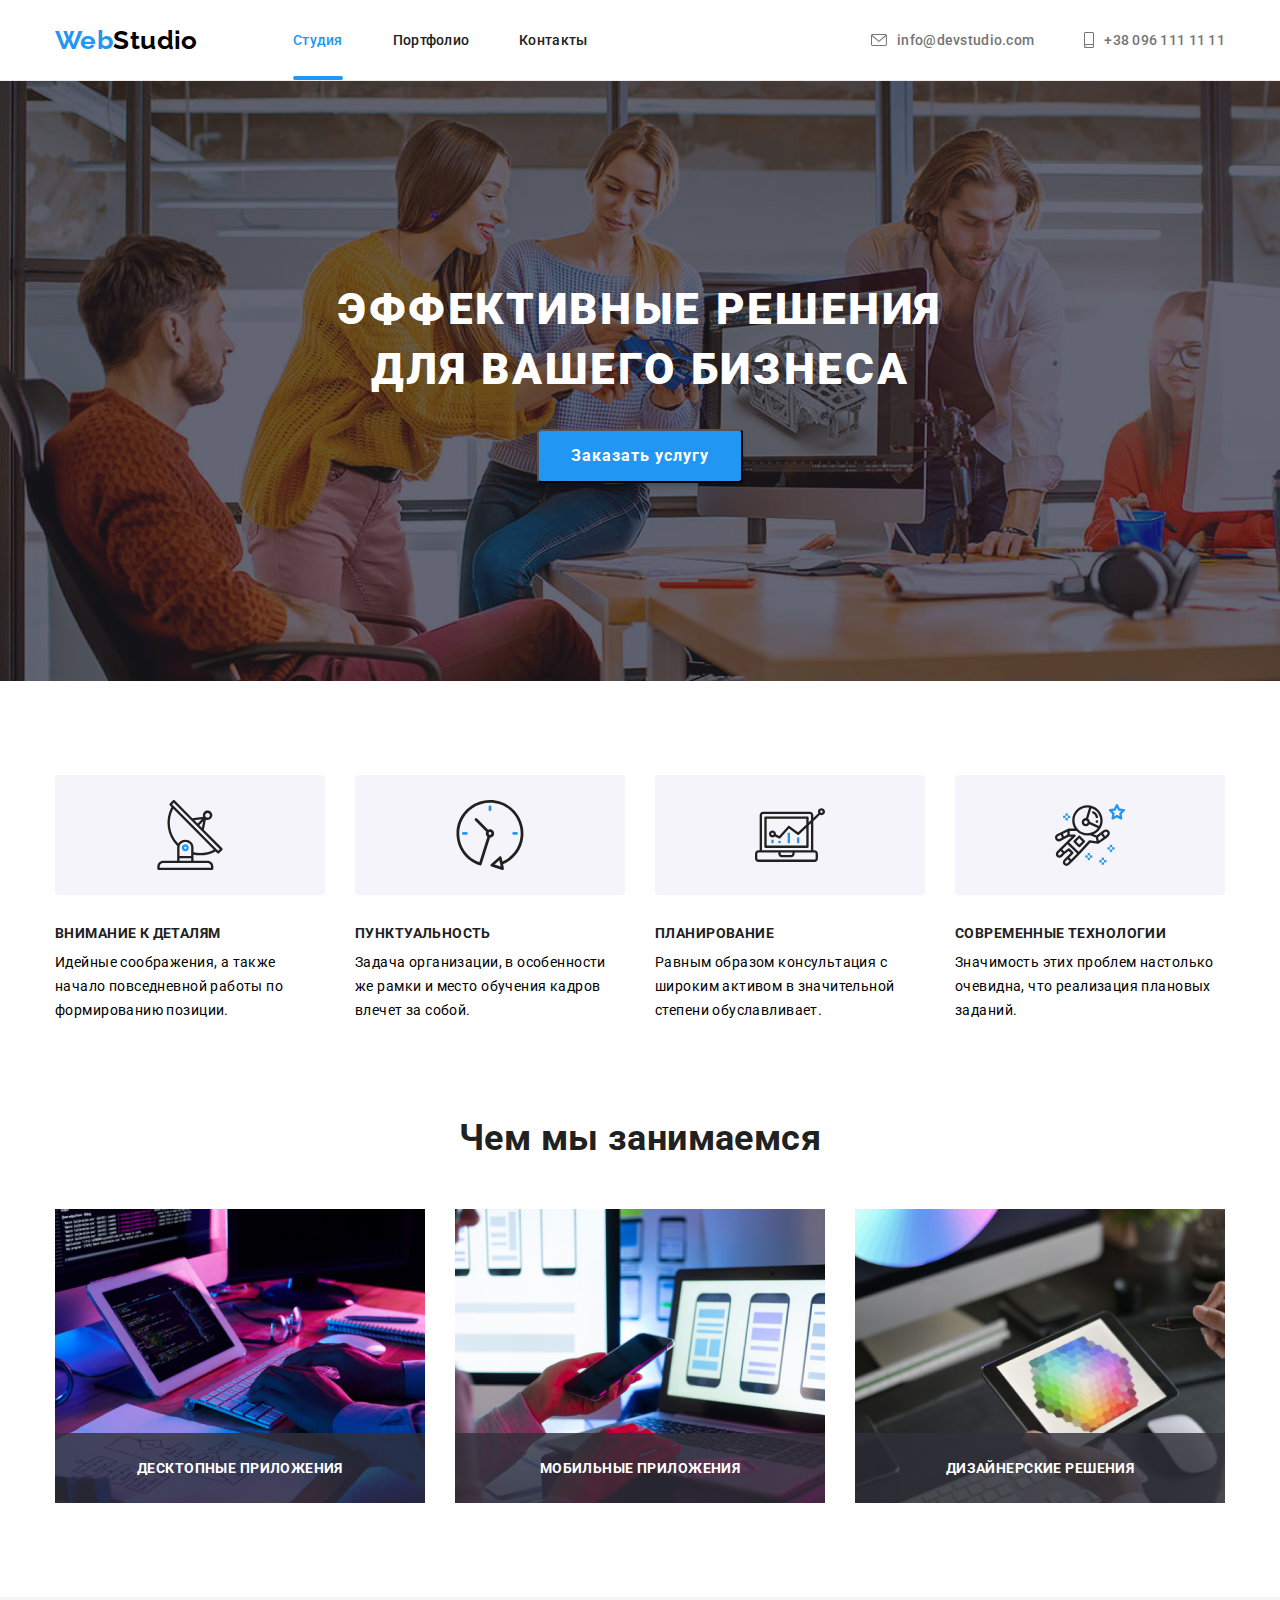
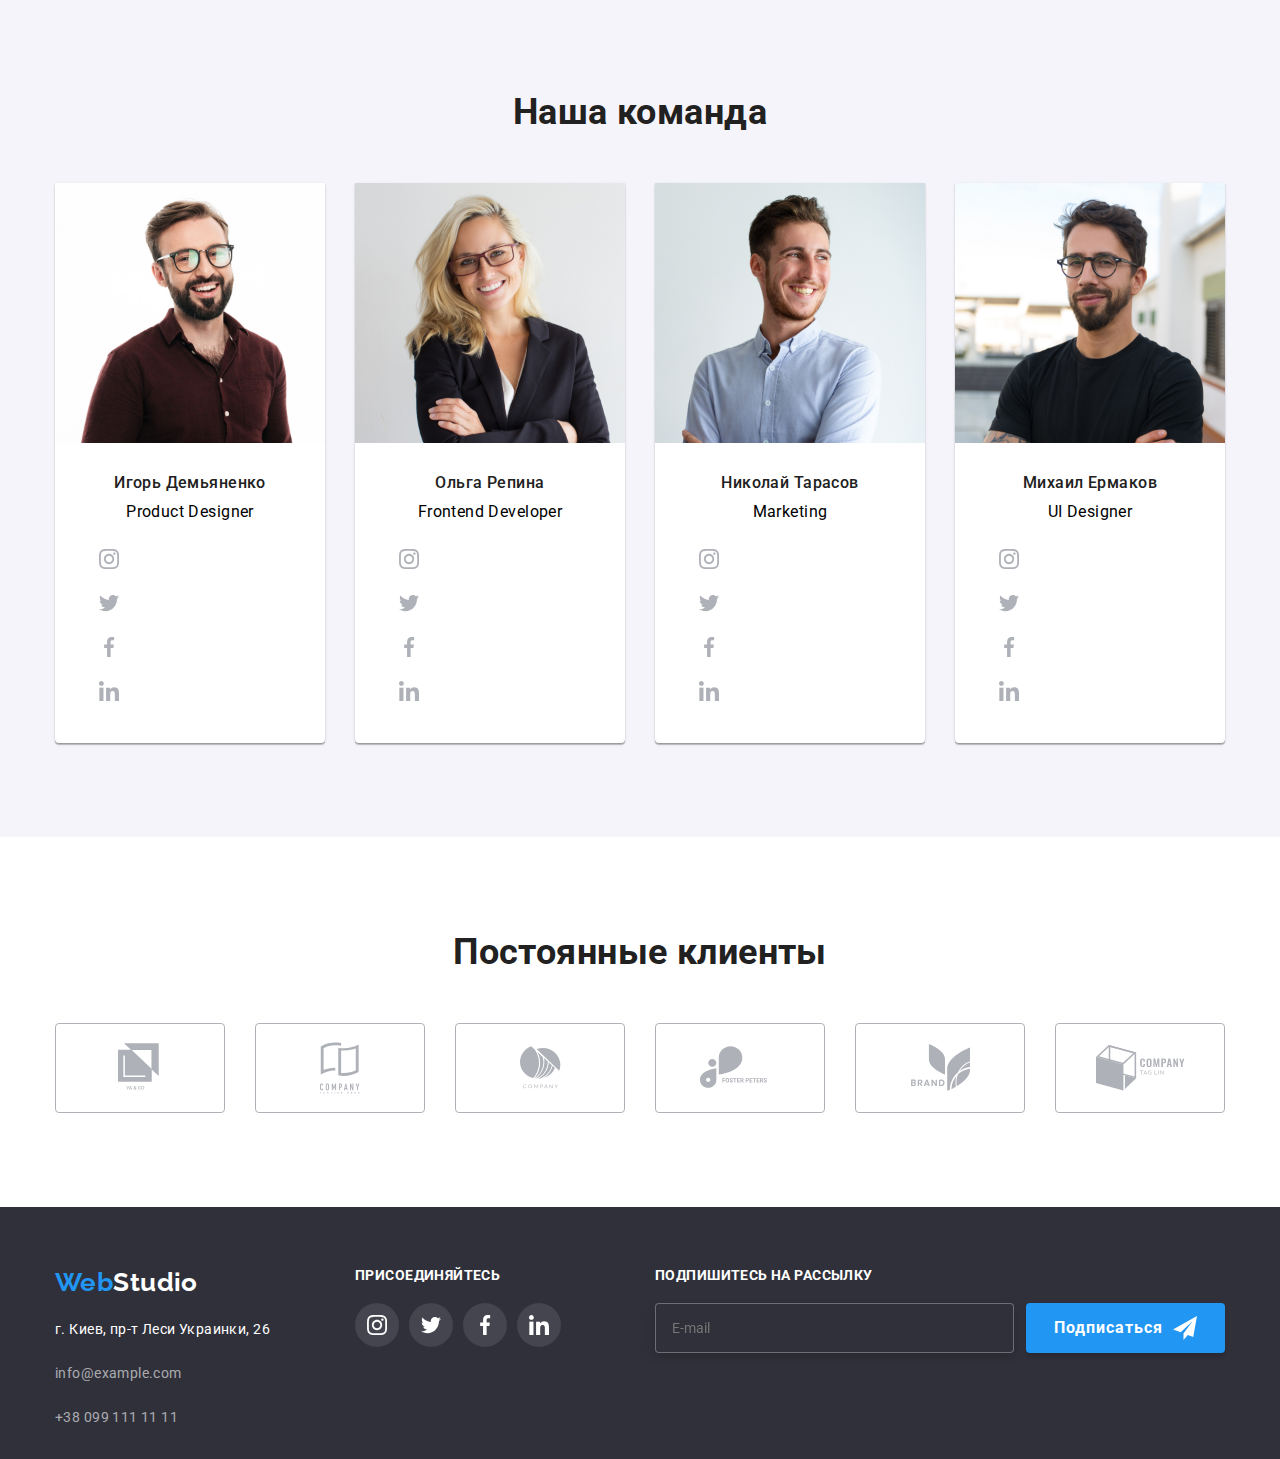
<file: index.html>
<!DOCTYPE html>
<html lang="ru">
  <head>
    <meta charset="UTF-8" />
    <meta name="viewport" content=", initial-scale=1.0" />
    <title>Document</title>
    <link rel="preconnect" href="https://fonts.gstatic.com" />
    <link rel="stylesheet" href="https://fonts.googleapis.com/css2?family=Raleway:wght@700&family=Roboto:wght@400;500;700;900&display=swap" />
    <link rel="stylesheet" href="https://cdnjs.cloudflare.com/ajax/libs/modern-normalize/1.0.0/modern-normalize.min.css" />
    <link rel="stylesheet" href="./css/main.min.css" />
  </head>

  <!--HEADER-->
  <body class="page">
    <header class="header">
      <div class="container">
        <nav class="navigation">
          <a class="logotipe-link" href="./index.html">Web<span class="logotipe-part">Studio</span></a>

          <ul class="navigation-list">
            <li class="navigation-list-item">
              <a href="./" class="navigation-link current">Студия</a>
            </li>
            <li class="navigation-list-item">
              <a href="./portfolio.html" class="navigation-link">Портфолио</a>
            </li>
            <li class="navigation-list-item">
              <a href="" class="navigation-link">Контакты</a>
            </li>
          </ul>
        </nav>

        <ul class="auth-navigation-list">
          <li class="auth-list-item">
            <a class="mailto-link" href="mailto:info@devstudio.com"
              ><svg class="mail-list-icon">
                <use href="./imajes/sprite.svg#icon-mail"></use>
              </svg>
              info@devstudio.com
            </a>
          </li>
          <li class="auth-list-item">
            <a class="tel-link" href="tel:+380961111111"
              ><svg class="phone-list-icon">
                <use href="./imajes/sprite.svg#icon-phone"></use>
              </svg>
              +38 096 111 11 11
            </a>
          </li>
        </ul>
      </div>
    </header>

    <!--HERO-->
    <main>
      <div class="hero">
        <div class="hero-content">
          <h1 class="hero-title">Эффективные решения для вашего бизнеса</h1>
          <button class="modal-btn" data-modal-open type="button">Заказать услугу</button>
        </div>
      </div>

      <!--FEATURES-->

      <section class="features-section">
        <div class="container">
          <!--<h2>Особенности</h2>-->
          <ul class="features-list">
            <li class="item icon-antenna">
              <h3 class="features-title">Внимание к деталям</h3>
              <p class="description">Идейные соображения, а также начало повседневной работы по формированию позиции.</p>
            </li>
            <li class="item icon-clock">
              <h3 class="features-title">Пунктуальность</h3>
              <p class="description">Задача организации, в особенности же рамки и место обучения кадров влечет за собой.</p>
            </li>
            <li class="item icon-diagram">
              <h3 class="features-title">Планирование</h3>
              <p class="description">Равным образом консультация с широким активом в значительной степени обуславливает.</p>
            </li>
            <li class="item icon-astronaut">
              <h3 class="features-title">Современные технологии</h3>
              <p class="description">Значимость этих проблем настолько очевидна, что реализация плановых заданий.</p>
            </li>
          </ul>
        </div>
      </section>

      <!--ABOUT-->

      <section class="about-section">
        <div class="container">
          <h2 class="title">Чем мы занимаемся</h2>
          <ul class="about-list">
            <li class="about-item">
              <div class="about-img-wrap">
                <img class="about-img" src="./imajes/about/job1.jpg" width="370" height="294" alt="Работает на компьютере" />
                <div class="about-content">
                  <p class="label">Десктопные приложения</p>
                </div>
              </div>
            </li>
            <li class="about-item">
              <div class="about-img-wrap">
                <img class="about-img" src="./imajes/about/job2.jpg" width="370" height="294" alt="Работает в телефоне" />
                <div class="about-content">
                  <p class="label">Мобильные приложения</p>
                </div>
              </div>
            </li>
            <li class="about-item">
              <div class="about-img-wrap">
                <img class="about-img" src="./imajes/about/job3.jpg" width="370" height="294" alt="Работает на планшете" />
                <div class="about-content">
                  <p class="label">Дизайнерские решения</p>
                </div>
              </div>
            </li>
          </ul>
        </div>
      </section>

      <!--TEAM-->

      <section class="team-section">
        <div class="container">
          <h2 class="title">Наша команда</h2>
          <ul class="team-list">
            <li class="team-item">
              <img class="team-img" src="./imajes/team/worker1.jpg" width="270" height="260" alt="Дизайнер продукта" />
              <div class="team-list-content-wrapper">
                <h3 class="team-title">Игорь Демьяненко</h3>
                <p class="team-description" lang="en">Product Designer</p>

                <ul class="social-team-list">
                  <li class="team-list-item">
                    <a href="" class="social-list-link">
                      <svg class="social-list-icon">
                        <use href="./imajes/sprite.svg#icon-instagram"></use>
                      </svg>
                    </a>
                  </li>
                  <li class="team-list-item">
                    <a href="" class="social-list-link">
                      <svg class="social-list-icon">
                        <use href="./imajes/sprite.svg#icon-twitter"></use>
                      </svg>
                    </a>
                  </li>
                  <li class="team-list-item">
                    <a href="" class="social-list-link">
                      <svg class="social-list-icon">
                        <use href="./imajes/sprite.svg#icon-facebook"></use>
                      </svg>
                    </a>
                  </li>
                  <li class="team-list-item">
                    <a href="" class="social-list-link">
                      <svg class="social-list-icon">
                        <use href="./imajes/sprite.svg#icon-linkedin"></use>
                      </svg>
                    </a>
                  </li>
                </ul>
              </div>
            </li>

            <li class="team-item">
              <img class="team-img" src="./imajes/team/worker2.jpg" width="270" height="260" alt="Разработчик" />
              <div class="team-list-content-wrapper">
                <h3 class="team-title">Ольга Репина</h3>
                <p class="team-description" lang="en">Frontend Developer</p>

                <ul class="social-team-list">
                  <li class="team-list-item">
                    <a href="" class="social-list-link">
                      <svg class="social-list-icon">
                        <use href="./imajes/sprite.svg#icon-instagram"></use>
                      </svg>
                    </a>
                  </li>
                  <li class="team-list-item">
                    <a href="" class="social-list-link">
                      <svg class="social-list-icon">
                        <use href="./imajes/sprite.svg#icon-twitter"></use>
                      </svg>
                    </a>
                  </li>
                  <li class="team-list-item">
                    <a href="" class="social-list-link">
                      <svg class="social-list-icon">
                        <use href="./imajes/sprite.svg#icon-facebook"></use>
                      </svg>
                    </a>
                  </li>
                  <li class="team-list-item">
                    <a href="" class="social-list-link">
                      <svg class="social-list-icon">
                        <use href="./imajes/sprite.svg#icon-linkedin"></use>
                      </svg>
                    </a>
                  </li>
                </ul>
              </div>
            </li>
            <li class="team-item">
              <img class="team-img" src="./imajes/team/worker3.jpg" width="270" height="260" alt="Маркетолог" />
              <div class="team-list-content-wrapper">
                <h3 class="team-title">Николай Тарасов</h3>
                <p class="team-description" lang="en">Marketing</p>

                <ul class="social-team-list">
                  <li class="team-list-item">
                    <a href="" class="social-list-link">
                      <svg class="social-list-icon">
                        <use href="./imajes/sprite.svg#icon-instagram"></use>
                      </svg>
                    </a>
                  </li>
                  <li class="team-list-item">
                    <a href="" class="social-list-link">
                      <svg class="social-list-icon">
                        <use href="./imajes/sprite.svg#icon-twitter"></use>
                      </svg>
                    </a>
                  </li>

                  <li class="team-list-item">
                    <a href="" class="social-list-link">
                      <svg class="social-list-icon">
                        <use href="./imajes/sprite.svg#icon-facebook"></use>
                      </svg>
                    </a>
                  </li>
                  <li class="team-list-item">
                    <a href="" class="social-list-link">
                      <svg class="social-list-icon">
                        <use href="./imajes/sprite.svg#icon-linkedin"></use>
                      </svg>
                    </a>
                  </li>
                </ul>
              </div>
            </li>
            <li class="team-item">
              <img class="team-img" src="./imajes/team/worker4.jpg" width="270" height="260" alt="UI Дизайнер" />
              <div class="team-list-content-wrapper">
                <h3 class="team-title">Михаил Ермаков</h3>
                <p class="team-description" lang="en">UI Designer</p>

                <ul class="social-team-list">
                  <li class="team-list-item">
                    <a href="" class="social-list-link">
                      <svg class="social-list-icon">
                        <use href="./imajes/sprite.svg#icon-instagram"></use>
                      </svg>
                    </a>
                  </li>
                  <li class="team-list-item">
                    <a href="" class="social-list-link">
                      <svg class="social-list-icon">
                        <use href="./imajes/sprite.svg#icon-twitter"></use>
                      </svg>
                    </a>
                  </li>

                  <li class="team-list-item">
                    <a href="" class="social-list-link">
                      <svg class="social-list-icon">
                        <use href="./imajes/sprite.svg#icon-facebook"></use>
                      </svg>
                    </a>
                  </li>
                  <li class="team-list-item">
                    <a href="" class="social-list-link">
                      <svg class="social-list-icon">
                        <use href="./imajes/sprite.svg#icon-linkedin"></use>
                      </svg>
                    </a>
                  </li>
                </ul>
              </div>
            </li>
          </ul>
        </div>
      </section>

      <!--OUR CLIENTS-->

      <section class="clients-section">
        <div class="container">
          <h2 class="title">Постоянные клиенты</h2>
          <ul class="clients-list">
            <li class="clients-item">
              <a href="./" class="clients-link">
                <svg class="icon" width="45" height="50">
                  <use href="./imajes/sprite.svg#icon-logo1"></use>
                </svg>
              </a>
            </li>
            <li class="clients-item">
              <a href="./" class="clients-link">
                <svg class="icon" width="40" height="52">
                  <use href="./imajes/sprite.svg#icon-logo2"></use>
                </svg>
              </a>
            </li>
            <li class="clients-item">
              <a href="./" class="clients-link">
                <svg class="icon" width="41" height="43">
                  <use href="./imajes/sprite.svg#icon-logo3"></use>
                </svg>
              </a>
            </li>
            <li class="clients-item">
              <a href="./" class="clients-link">
                <svg class="icon" width="80" height="43">
                  <use href="./imajes/sprite.svg#icon-logo4"></use>
                </svg>
              </a>
            </li>
            <li class="clients-item">
              <a href="./" class="clients-link">
                <svg class="icon" width="59" height="47">
                  <use href="./imajes/sprite.svg#icon-logo5"></use>
                </svg>
              </a>
            </li>
            <li class="clients-item">
              <a href="./" class="clients-link">
                <svg class="icon" width="89" height="46">
                  <use href="./imajes/sprite.svg#icon-logo6"></use>
                </svg>
              </a>
            </li>
          </ul>
        </div>
      </section>
    </main>

    <!--FOOTER-->

    <footer class="footer">
      <div class="container container-footer">
        <div class="footer-list-first-side">
          <ul class="footer-list">
            <li class="footer-item">
              <a class="footer-logotipe-link" href="./index.html">Web<span class="logotipe-part">Studio</span></a>
            </li>
          </ul>
          <div class="address-footer">
            <address class="address">
              <ul class="footer-address-list">
                <li class="footer-item">
                  <a class="footer-map" href="https://g.page/stamp-capital?share" target="_blank">г. Киев, пр-т Леси Украинки, 26</a>
                </li>
                <li class="footer-item">
                  <a class="footer-mailto-link" href="mailto:info@example.com">info@example.com</a>
                </li>
                <li class="footer-item">
                  <a class="footer-tel-link" href="tel:+380991111111">+38 099 111 11 11</a>
                </li>
              </ul>
            </address>
          </div>
        </div>

        <div class="footer-list-second-side">
          <h3 class="footer-title">присоединяйтесь</h3>
          <ul class="social-list">
            <li class="social-list-item">
              <a href="" class="social-list-link social-footer-link">
                <svg class="social-list-icon footer-list-icon">
                  <use href="./imajes/sprite.svg#icon-instagram"></use>
                </svg>
              </a>
            </li>
            <li class="social-list-item">
              <a href="" class="social-list-link social-footer-link">
                <svg class="social-list-icon footer-list-icon">
                  <use href="./imajes/sprite.svg#icon-twitter"></use>
                </svg>
              </a>
            </li>
            <li class="social-list-item">
              <a href="" class="social-list-link social-footer-link">
                <svg class="social-list-icon footer-list-icon">
                  <use href="./imajes/sprite.svg#icon-facebook"></use>
                </svg>
              </a>
            </li>
            <li class="social-list-item">
              <a href="" class="social-list-link social-footer-link">
                <svg class="social-list-icon footer-list-icon">
                  <use href="./imajes/sprite.svg#icon-linkedin"></use>
                </svg>
              </a>
            </li>
          </ul>
        </div>
        <div class="footer-list-third-side">
          <b class="footer-lead">Подпишитесь на рассылку</b>
          <form action="#" class="footer-form">
            <input type="email" name="email" class="footer-form-input" placeholder="E-mail" />
            <button type="submit" class="footer-form-btn">
              Подписаться
              <svg class="footer-form-icon">
                <use href="./imajes/sprite4.svg#icon-icon-send"></use>
              </svg>
            </button>
          </form>
        </div>
      </div>
    </footer>

    <div class="backdrop is-hidden" data-modal>
      <div class="modal">
        <button type="button" data-modal-close class="close-modal">
          <svg class="button-icon">
            <use href="./imajes/sprite2.svg#icon-Vector"></use>
          </svg>
        </button>
        <form action="#" class="modal-form">
          <b class="lead">Оставьте свои данные, мы вам перезвоним</b>
          <label class="modal-form-field">
            Имя
            <span class="modal-form-input-wrapper">
              <input type="text" name="user-name" class="modal-form-input" required />
              <svg class="modal-form-icon">
                <use href="./imajes/sprite3.svg#icon-person-black"></use>
              </svg>
            </span>
          </label>
          <label class="modal-form-field">
            Телефон
            <span class="modal-form-input-wrapper">
              <input type="tel" name="user-phone" class="modal-form-input" required />
              <svg class="modal-form-icon">
                <use href="./imajes/sprite3.svg#icon-phone-black"></use>
              </svg>
            </span>
          </label>
          <label class="modal-form-field">
            Почта
            <span class="modal-form-input-wrapper">
              <input type="email" name="user-email" class="modal-form-input" />
              <svg class="modal-form-icon">
                <use href="./imajes/sprite3.svg#icon-email-black"></use>
              </svg>
            </span>
          </label>
          <label class="modal-form-field">
            <span class=""> Комментарий </span>
            <textarea name="user-message" class="modal-form-message" placeholder="Введите текст"></textarea>
          </label>

          <input id="policy" type="checkbox" value="policy-accept" class="modal-form-policy-check visually-hidden" />
          <label for="policy" class="modal-form-policy-label">
            Соглашаюсь с рассылкой и принимаю
            <a href="#" class="link-policy">Условия договора</a>
          </label>
          <button type="submit" class="modal-form-btn">Отправить</button>
        </form>
      </div>
    </div>
    <script src="./js/modal.js"></script>
  </body>
</html>
</file>
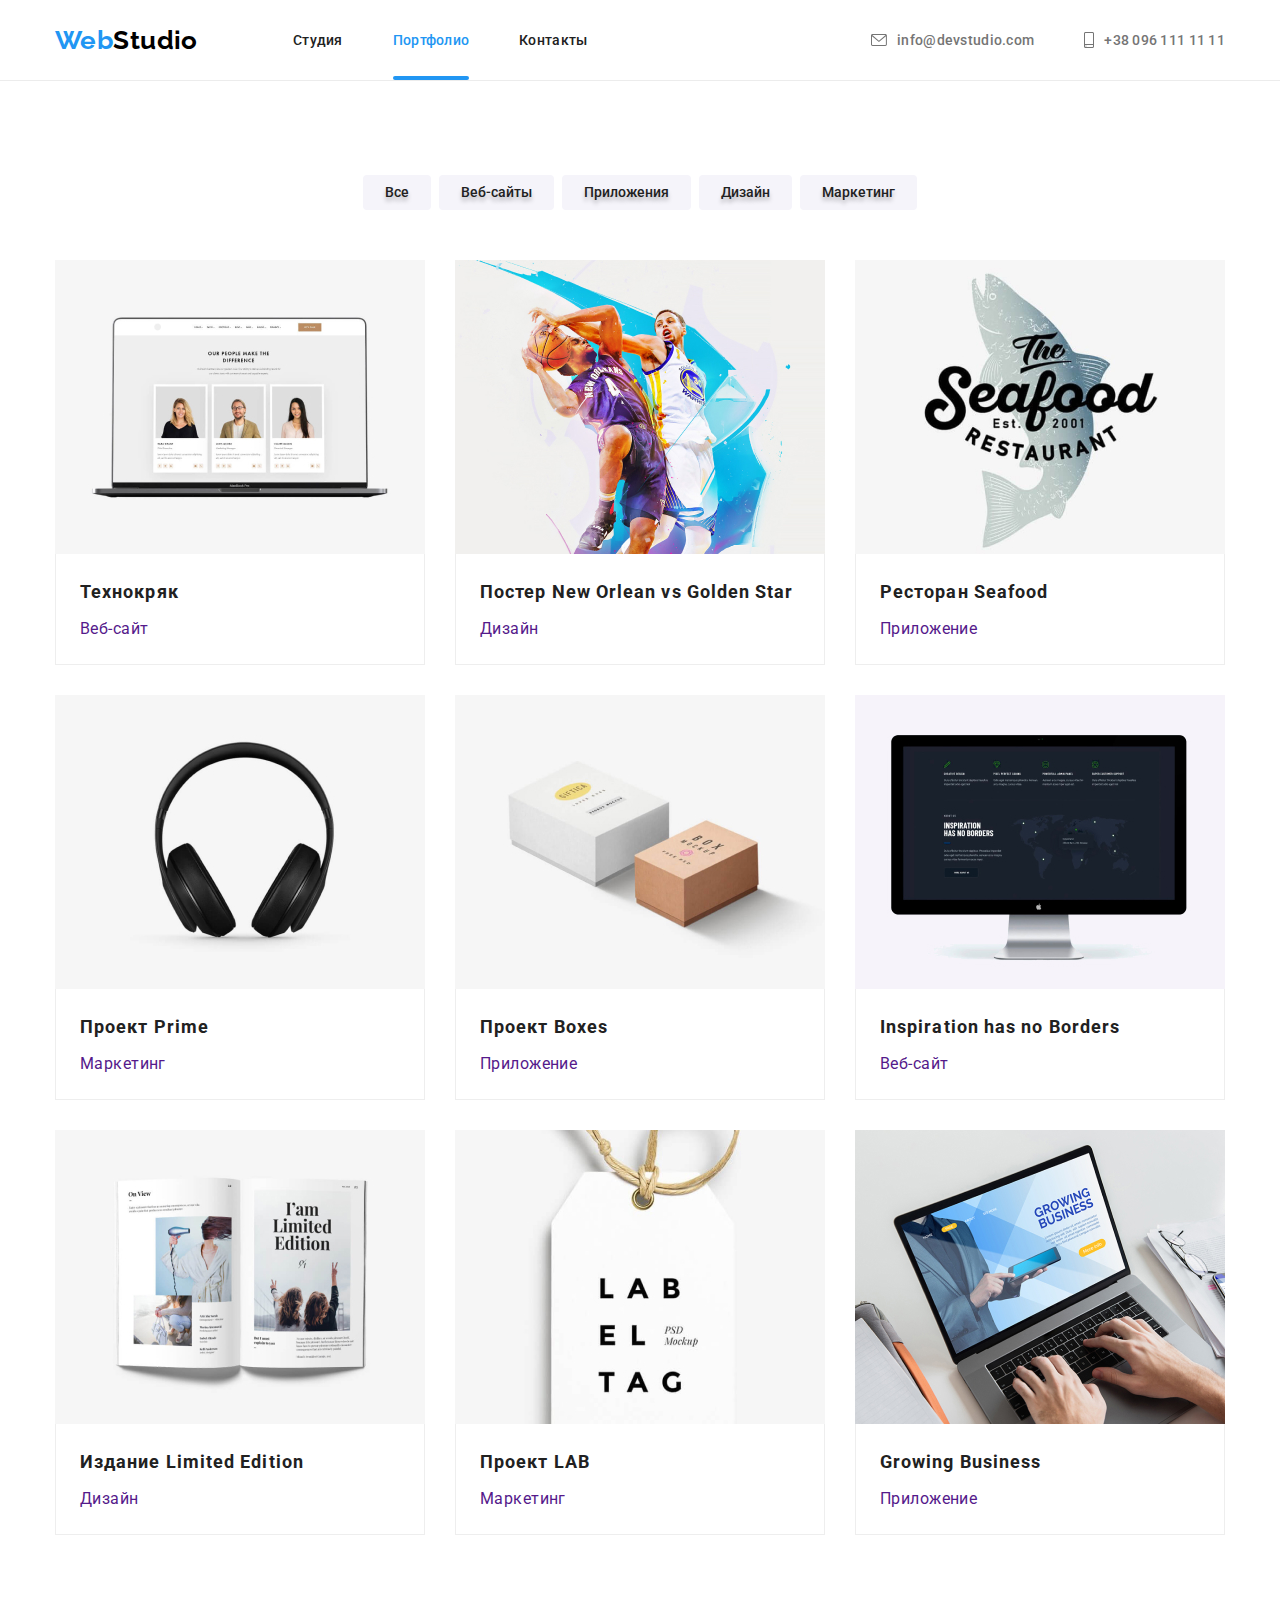
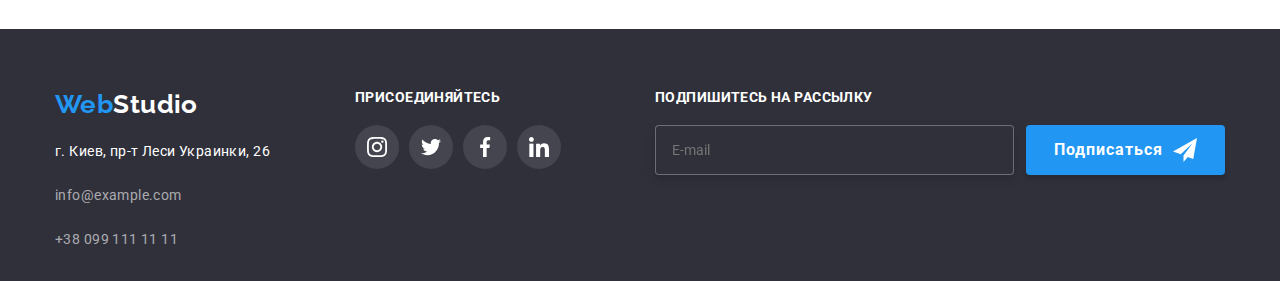
<file: portfolio.html>
<!DOCTYPE html>
<html lang="ru">
  <head>
    <meta charset="UTF-8" />
    <meta name="viewport" content=", initial-scale=1.0" />
    <title>Document</title>
    <link rel="preconnect" href="https://fonts.gstatic.com" />
    <link rel="stylesheet" href="https://fonts.googleapis.com/css2?family=Raleway:wght@700&family=Roboto:wght@400;500;700;900&display=swap" />
    <link rel="stylesheet" href="https://cdnjs.cloudflare.com/ajax/libs/modern-normalize/1.0.0/modern-normalize.min.css" />
    <link rel="stylesheet" href="./css/main.min.css" />
  </head>

  <!--HEADER-->
  <body class="page">
    <header class="header">
      <div class="container">
        <nav class="navigation">
          <a class="logotipe-link" href="./index.html">Web<span class="logotipe-part">Studio</span></a>

          <ul class="navigation-list">
            <li class="navigation-list-item">
              <a href="./" class="navigation-link">Студия</a>
            </li>
            <li class="navigation-list-item">
              <a href="./portfolio.html" class="navigation-link current">Портфолио</a>
            </li>
            <li class="navigation-list-item">
              <a href="" class="navigation-link">Контакты</a>
            </li>
          </ul>
        </nav>

        <ul class="auth-navigation-list">
          <li class="auth-list-item">
            <a class="mailto-link" href="mailto:info@devstudio.com"
              ><svg class="mail-list-icon">
                <use href="./imajes/sprite.svg#icon-mail"></use>
              </svg>
              info@devstudio.com
            </a>
          </li>
          <li class="auth-list-item">
            <a class="tel-link" href="tel:+380961111111"
              ><svg class="phone-list-icon">
                <use href="./imajes/sprite.svg#icon-phone"></use>
              </svg>
              +38 096 111 11 11
            </a>
          </li>
        </ul>
      </div>
    </header>

    <!--PORTFOLIO-->
    <main>
      <section class="portfolio-section">
        <div class="container">
          <!--<h2>Портфолио</h2>-->
          <ul class="portfolio-list">
            <li class="nav-portfolio-item">
              <button class="portfolio-btn">Все</button>
            </li>
            <li class="nav-portfolio-item">
              <button class="portfolio-btn">Веб-сайты</button>
            </li>
            <li class="nav-portfolio-item">
              <button class="portfolio-btn">Приложения</button>
            </li>
            <li class="nav-portfolio-item">
              <button class="portfolio-btn">Дизайн</button>
            </li>
            <li class="nav-portfolio-item">
              <button class="portfolio-btn">Маркетинг</button>
            </li>
          </ul>

          <ul class="list portfolio-box">
            <li class="card portfolio-item">
              <a href="" class="section-link">
                <div class="portfolio-img-wrap">
                  <img class="portfolio-list-img" src="./imajes/portfolio/img1.jpg" width="370" height="294" alt="Ноутбук" />
                  <div class="portfolio-content">
                    <p class="overlay">
                      Технокряк это современная площадка распространения коронавируса. Компании используют эту платформу для цифрового шпионажа и атак
                      на защищённые сервера конкурентов.
                    </p>
                  </div>
                </div>
                <div class="items-descriptions">
                  <h3 class="portfolio-title">Технокряк</h3>
                  <p class="portfolio-description">Веб-сайт</p>
                </div>
              </a>
            </li>
            <li class="card portfolio-item">
              <a href="" class="section-link">
                <div class="portfolio-img-wrap">
                  <img class="portfolio-list-img" src="./imajes/portfolio/img2.jpg" width="370" height="294" alt="Баскетболисты" />
                  <div class="portfolio-content">
                    <p class="overlay">
                      Технокряк это современная площадка распространения коронавируса. Компании используют эту платформу для цифрового шпионажа и атак
                      на защищённые сервера конкурентов.
                    </p>
                  </div>
                </div>
                <div class="items-descriptions">
                  <h3 class="portfolio-title">Постер New Orlean vs Golden Star</h3>
                  <p class="portfolio-description">Дизайн</p>
                </div>
              </a>
            </li>
            <li class="card portfolio-item">
              <a href="" class="section-link">
                <div class="portfolio-img-wrap">
                  <img class="portfolio-list-img" src="./imajes/portfolio/img3.jpg" width="370" height="294" alt="Реклама ресторана" />
                  <div class="portfolio-content">
                    <p class="overlay">
                      Технокряк это современная площадка распространения коронавируса. Компании используют эту платформу для цифрового шпионажа и атак
                      на защищённые сервера конкурентов.
                    </p>
                  </div>
                </div>
                <div class="items-descriptions">
                  <h3 class="portfolio-title">Ресторан Seafood</h3>
                  <p class="portfolio-description">Приложение</p>
                </div>
              </a>
            </li>
            <li class="card portfolio-item">
              <a href="" class="section-link">
                <div class="portfolio-img-wrap">
                  <img class="portfolio-list-img" src="./imajes/portfolio/img4.jpg" width="370" height="294" alt="Наушники" />
                  <div class="portfolio-content">
                    <p class="overlay">
                      Технокряк это современная площадка распространения коронавируса. Компании используют эту платформу для цифрового шпионажа и атак
                      на защищённые сервера конкурентов.
                    </p>
                  </div>
                </div>
                <div class="items-descriptions">
                  <h3 class="portfolio-title">Проект Prime</h3>
                  <p class="portfolio-description">Маркетинг</p>
                </div>
              </a>
            </li>
            <li class="card portfolio-item">
              <a href="" class="section-link">
                <div class="portfolio-img-wrap">
                  <img class="portfolio-list-img" src="./imajes/portfolio/img5.jpg" width="370" height="294" alt="Коробки" />
                  <div class="portfolio-content">
                    <p class="overlay">
                      Технокряк это современная площадка распространения коронавируса. Компании используют эту платформу для цифрового шпионажа и атак
                      на защищённые сервера конкурентов.
                    </p>
                  </div>
                </div>
                <div class="items-descriptions">
                  <h3 class="portfolio-title">Проект Boxes</h3>
                  <p class="portfolio-description">Приложение</p>
                </div>
              </a>
            </li>
            <li class="card portfolio-item">
              <a href="" class="section-link">
                <div class="portfolio-img-wrap">
                  <img class="portfolio-list-img" src="./imajes/portfolio/img6.jpg" width="370" height="294" alt="Монитор" />
                  <div class="portfolio-content">
                    <p class="overlay">
                      Технокряк это современная площадка распространения коронавируса. Компании используют эту платформу для цифрового шпионажа и атак
                      на защищённые сервера конкурентов.
                    </p>
                  </div>
                </div>
                <div class="items-descriptions">
                  <h3 class="portfolio-title">Inspiration has no Borders</h3>
                  <p class="portfolio-description">Веб-сайт</p>
                </div>
              </a>
            </li>
            <li class="card portfolio-item">
              <a href="" class="section-link">
                <div class="portfolio-img-wrap">
                  <img class="portfolio-list-img" src="./imajes/portfolio/img7.jpg" width="370" height="294" alt="Журнал" />
                  <div class="portfolio-content">
                    <p class="overlay">
                      Технокряк это современная площадка распространения коронавируса. Компании используют эту платформу для цифрового шпионажа и атак
                      на защищённые сервера конкурентов.
                    </p>
                  </div>
                </div>
                <div class="items-descriptions">
                  <h3 class="portfolio-title">Издание Limited Edition</h3>
                  <p class="portfolio-description">Дизайн</p>
                </div>
              </a>
            </li>
            <li class="card portfolio-item">
              <a href="" class="section-link">
                <div class="portfolio-img-wrap">
                  <img class="portfolio-list-img" src="./imajes/portfolio/img8.jpg" width="370" height="294" alt="Бирка" />
                  <div class="portfolio-content">
                    <p class="overlay">
                      Технокряк это современная площадка распространения коронавируса. Компании используют эту платформу для цифрового шпионажа и атак
                      на защищённые сервера конкурентов.
                    </p>
                  </div>
                </div>
                <div class="items-descriptions">
                  <h3 class="portfolio-title">Проект LAB</h3>
                  <p class="portfolio-description">Маркетинг</p>
                </div>
              </a>
            </li>
            <li class="card portfolio-item">
              <a href="" class="section-link">
                <div class="portfolio-img-wrap">
                  <img class="portfolio-list-img" src="./imajes/portfolio/img9.jpg" width="370" height="294" alt="Приложение" />
                  <div class="portfolio-content">
                    <p class="overlay">
                      Технокряк это современная площадка распространения коронавируса. Компании используют эту платформу для цифрового шпионажа и атак
                      на защищённые сервера конкурентов.
                    </p>
                  </div>
                </div>
                <div class="items-descriptions">
                  <h3 class="portfolio-title">Growing Business</h3>
                  <p class="portfolio-description">Приложение</p>
                </div>
              </a>
            </li>
          </ul>
        </div>
      </section>
    </main>

    <!--FOOTER-->

    <footer class="footer">
      <div class="container container-footer">
        <div class="footer-list-first-side">
          <ul class="footer-list">
            <li class="footer-item">
              <a class="footer-logotipe-link" href="./index.html">Web<span class="logotipe-part">Studio</span></a>
            </li>
          </ul>
          <div class="address-footer">
            <address class="address">
              <ul class="footer-address-list">
                <li class="footer-item">
                  <a class="footer-map" href="https://g.page/stamp-capital?share" target="_blank">г. Киев, пр-т Леси Украинки, 26</a>
                </li>
                <li class="footer-item">
                  <a class="footer-mailto-link" href="mailto:info@example.com">info@example.com</a>
                </li>
                <li class="footer-item">
                  <a class="footer-tel-link" href="tel:+380991111111">+38 099 111 11 11</a>
                </li>
              </ul>
            </address>
          </div>
        </div>

        <div class="footer-list-second-side">
          <h3 class="footer-title">присоединяйтесь</h3>
          <ul class="social-list">
            <li class="social-list-item">
              <a href="" class="social-list-link social-footer-link">
                <svg class="social-list-icon footer-list-icon">
                  <use href="./imajes/sprite.svg#icon-instagram"></use>
                </svg>
              </a>
            </li>
            <li class="social-list-item">
              <a href="" class="social-list-link social-footer-link">
                <svg class="social-list-icon footer-list-icon">
                  <use href="./imajes/sprite.svg#icon-twitter"></use>
                </svg>
              </a>
            </li>
            <li class="social-list-item">
              <a href="" class="social-list-link social-footer-link">
                <svg class="social-list-icon footer-list-icon">
                  <use href="./imajes/sprite.svg#icon-facebook"></use>
                </svg>
              </a>
            </li>
            <li class="social-list-item">
              <a href="" class="social-list-link social-footer-link">
                <svg class="social-list-icon footer-list-icon">
                  <use href="./imajes/sprite.svg#icon-linkedin"></use>
                </svg>
              </a>
            </li>
          </ul>
        </div>
        <div class="footer-list-third-side">
          <b class="footer-lead">Подпишитесь на рассылку</b>
          <form action="#" class="footer-form">
            <input type="email" name="email" class="footer-form-input" placeholder="E-mail" />
            <button type="submit" class="footer-form-btn">
              Подписаться
              <svg class="footer-form-icon">
                <use href="./imajes/sprite4.svg#icon-icon-send"></use>
              </svg>
            </button>
          </form>
        </div>
      </div>
    </footer>
  </body>
</html>
</file>
<file: css/main.min.css>
:root{--accent-color: #2196f3;--main-color: #212121;--text-decoration-color: #757575;--background-color: #ffffff;--card-portfolio-gap: 30px}body{font-family:Roboto, sans-serif;font-size:14px;letter-spacing:0.03em}h1,h2,h3,h4,h5,h6{margin:0;font-family:Roboto}p{margin:0}ul,ol{padding:0;margin:0}a{text-decoration:none}ul{list-style:none}img{display:block}.container{width:1200px;padding:0 15px;margin-left:auto;margin-right:auto;justify-content:space-between}.header .container{display:flex}.modal-btn{font-family:inherit;font-size:16px;font-weight:700;line-height:1.875;padding:10px 32px;min-width:200px;letter-spacing:0.06em;color:var(--background-color);background-color:var(--accent-color);box-shadow:0px 4px 4px rgba(0,0,0,0.15);border-radius:4px;transition:all 250ms cubic-bezier(0.4, 0, 0.2, 1);cursor:pointer}.modal-btn:hover,.modal-btn:focus{filter:drop-shadow(0px 4px 4px rgba(0,0,0,0.25))}.backdrop{position:fixed;top:0;left:0;width:100%;height:100%;background-color:rgba(0,0,0,0.2);opacity:1;visibility:visible;pointer-events:auto;transition:all 500ms cubic-bezier(0.4, 0, 0.2, 1)}.modal{position:absolute;top:50%;left:50%;transform:translate(-50%, -50%) scale(1);width:528px;height:581px;background-color:#fff;padding:40px}.button-icon{width:11px;height:11px;fill:#000000;transition:fill 250ms cubic-bezier(0.4, 0, 0.2, 1)}.close-modal{position:absolute;top:8px;right:8px;width:var(--card-portfolio-gap);height:var(--card-portfolio-gap);background-color:transparent;border:1px solid rgba(0,0,0,0.1);border-radius:50%;cursor:pointer}.close-modal:hover .button-icon,.close-modal:focus .button-icon{fill:var(--accent-color);transition:fill 250ms cubic-bezier(0.4, 0, 0.2, 1)}.is-hidden{opacity:0;visibility:hidden;pointer-events:none}.modal-form{display:flex;flex-direction:column}.modal-form-input{display:block;width:100%;height:40px;line-height:1.143;letter-spacing:0.01em;border:1px solid rgba(33,33,33,0.2);border-radius:4px;cursor:pointer;padding-left:42px;transition:border-color 250ms cubic-bezier(0.4, 0, 0.2, 1)}.modal-form-input:focus{outline:none;border-color:var(--accent-color)}.modal-form-field{font-size:12px;line-height:1.167;letter-spacing:0.01em;color:#757575}.modal-form-field:not(:last-child){margin-bottom:10px}.lead{font-size:20px;line-height:1.15;text-align:center;letter-spacing:0.03em;margin-bottom:12px;color:#212121}.modal-form-icon{position:absolute;left:12px;top:50%;transform:translateY(-50%);display:block;width:18px;height:18px;transition:fill 250ms cubic-bezier(0.4, 0, 0.2, 1)}.modal-form-input:focus+.modal-form-icon{fill:var(--accent-color)}.modal-form-input-wrapper{position:relative;display:block;margin-top:4px}.modal-form-message{display:block;width:100%;height:120px;line-height:1.143;letter-spacing:0.01em;border:1px solid rgba(33,33,33,0.2);border-radius:4px;margin-top:4px;resize:none;padding:12px 16px;transition:border-color 250ms cubic-bezier(0.4, 0, 0.2, 1)}.modal-form-message:focus{outline:none;border-color:var(--accent-color)}.modal-form-message::placeholder{color:rgba(117,117,117,0.5)}.visually-hidden{position:absolute;clip:rect(1px 1px 1px 1px);clip:rect(1px, 1px, 1px, 1px);padding:0;border:0;height:1px;width:1px;overflow:hidden}.modal-form-policy-label{min-width:400px;height:24px;line-height:1.714;color:#757575}.modal-form-policy-label::before{display:inline-block;content:"";width:16px;height:15px;margin-right:8px;vertical-align:middle;border-radius:4px;box-shadow:0px 1px 3px rgba(0,0,0,0.12),0px 1px 1px rgba(0,0,0,0.14),0px 2px 1px rgba(0,0,0,0.2);transition:background-color 250ms cubic-bezier(0.4, 0, 0.2, 1)}.modal-form-policy-check:checked+.modal-form-policy-label::before{background-image:url("../imajes/iconcheck.svg");background-repeat:no-repeat;background-position:left}.modal-form-btn{width:200px;margin-left:auto;margin-right:auto;margin-top:var(--card-portfolio-gap);background:#2196f3;font-size:16px;font-weight:700;line-height:1.875;letter-spacing:0.06em;color:var(--background-color);box-shadow:0px 4px 4px rgba(0,0,0,0.15);border-radius:4px;padding:10px 56px;border:0;cursor:pointer;transition:background-color 250ms cubic-bezier(0.4, 0, 0.2, 1)}.modal-form-btn:hover,.modal-form-btn:focus{background-color:#188ce8}.social-list-link{display:flex;justify-content:center;align-items:center;cursor:pointer;width:44px;height:44px;border-radius:50%;transition:background-color 250ms cubic-bezier(0.4, 0, 0.2, 1)}.social-list-link:hover,.social-list-link:focus{background-color:#2196f3}.social-list-link:hover .footer,.social-list-link:focus .footer{background-color:rgba(255,255,255,0.1)}.social-list{display:flex}.social-list-icon{width:20px;height:20px;fill:#afb1b8;transition:fill 250ms cubic-bezier(0.4, 0, 0.2, 1)}.social-list-link:hover .social-list-icon,.social-list-link:focus .social-list-icon{fill:var(--background-color)}.social-list-link:hover .social-list-icon .footer,.social-list-link:focus .social-list-icon .footer{fill:var(--background-color)}.social-list-item:not(:last-child){margin-right:10px}.social-footer-link{display:flex;justify-content:center;align-items:center;cursor:pointer;width:44px;height:44px;background-color:rgba(255,255,255,0.1);border-radius:50%;transition:background-color 250ms cubic-bezier(0.4, 0, 0.2, 1)}.social-footer-link:hover,.social-footer-link:focus{background-color:#2196f3}.title{font-size:36px;font-weight:700;line-height:1.167;margin-left:auto;margin-right:auto;margin-top:auto;margin-bottom:50px;text-align:center;color:var(--main-color)}.navigation{display:flex;align-items:center}.logotipe-link{width:145px;font-family:Raleway;font-size:26px;font-weight:700;line-height:1.192;margin-right:93px;color:var(--accent-color)}.logotipe-link>.logotipe-part{color:#000000}.header{border-bottom:1px solid #ececec}.navigation-list{display:flex}.navigation-list-item{margin-right:50px}.navigation-list-item:last-child{margin-right:0}.navigation-link.current{display:block;min-width:49px;padding-top:32px;padding-bottom:32px;font-size:14px;font-weight:500;line-height:1.143;letter-spacing:0.02em;color:var(--main-color)}.navigation-list .navigation-link.current{position:relative;color:var(--accent-color)}.navigation-list .navigation-link.current:hover,.navigation-list .navigation-link.current:focus{color:var(--accent-color)}.navigation-list .navigation-link.current::after{position:absolute;display:block;top:76px;content:"";left:0;width:100%;height:4px;background-color:var(--accent-color);border-radius:2px}.navigation-link{display:block;min-width:49px;padding-top:32px;padding-bottom:32px;font-size:14px;font-weight:500;line-height:1.143;letter-spacing:0.02em;color:var(--main-color)}.navigation-link:hover,.navigation-link:focus{color:var(--accent-color)}.navigation-list .navigation-link:hover,.navigation-list .navigation-link:focus{transition:color 250ms cubic-bezier(0.4, 0, 0.2, 1)}.auth-navigation-list{display:flex;padding:0;margin:0;list-style:none}.auth-list-item{margin-right:50px}.auth-list-item:last-child{margin-right:0}.auth-list-item:last-child::before{content:""}.mailto-link{display:flex;align-items:center;min-width:135px;font-size:14px;font-weight:500;line-height:1.143;padding-top:32px;padding-bottom:32px;font-style:normal;letter-spacing:0.02em;color:var(--text-decoration-color)}.auth-navigation-list .mailto-link{transition:color 250ms cubic-bezier(0.4, 0, 0.2, 1)}.auth-navigation-list .mailto-link:hover,.auth-navigation-list .mailto-link:focus{color:var(--accent-color)}.tel-link{display:flex;align-items:center;padding-top:32px;padding-bottom:32px;font-size:14px;font-weight:500;line-height:1.143;letter-spacing:0.02em;color:var(--text-decoration-color)}.auth-navigation-list .tel-link{transition:color 250ms cubic-bezier(0.4, 0, 0.2, 1)}.auth-navigation-list .tel-link:hover,.auth-navigation-list .tel-link:focus{color:var(--accent-color)}.phone-list-icon{width:10px;height:16px;margin-right:10px;transition:fill 250ms cubic-bezier(0.4, 0, 0.2, 1);fill:#757575}.tel-link:hover .phone-list-icon,.tel-link:focus .phone-list-icon{fill:var(--accent-color)}.mail-list-icon{width:16px;height:12px;margin-right:10px;transition:fill 250ms cubic-bezier(0.4, 0, 0.2, 1);fill:#757575}.mailto-link:hover .mail-list-icon,.mailto-link:focus .mail-list-icon{fill:var(--accent-color)}.hero-content{margin-right:auto;margin-left:auto}.hero{display:flex;content:"";max-width:1600px;height:600px;margin-right:auto;margin-left:auto;align-items:center;text-align:center;background-color:#2f303a;background-repeat:no-repeat;background-image:linear-gradient(rgba(47,48,58,0.4), rgba(47,48,58,0.4)),url("../imajes/hero/img.jpg");background-size:cover}.hero-title{width:696px;font-size:44px;font-weight:900;line-height:1.364;margin-top:auto;margin-bottom:var(--card-portfolio-gap);margin-left:auto;margin-right:auto;letter-spacing:0.06em;text-transform:uppercase;color:var(--background-color)}.icon-antenna::before{background-image:url(../imajes/icons/antenna.svg)}.icon-clock::before{background-image:url(../imajes/icons/clock.svg)}.icon-diagram::before{background-image:url(../imajes/icons/diagram.svg)}.icon-astronaut::before{background-image:url(../imajes/icons/astronaut.svg)}.item::before{display:block;content:"";width:100%;height:120px;margin-bottom:var(--card-portfolio-gap);background-position:center;background-color:#f5f4fa;border-radius:4px;background-repeat:no-repeat}.features-list .item{margin-top:var(--card-portfolio-gap);margin-left:var(--card-portfolio-gap);flex-basis:calc(100% / 4 - 30px)}.features-list{display:flex;flex-wrap:nowrap}.features-section{padding-top:94px}.features-list{margin-top:-30px;margin-left:-30px;margin-bottom:0}.features-title{min-width:270px;font-size:14px;font-weight:700;line-height:1.143;margin-top:0;margin-bottom:10px;text-transform:uppercase;color:var(--main-color)}.description{font-size:14px;font-weight:400;line-height:2.929;margin-top:0;margin-bottom:0;line-height:1.714}.features-item:not(:last-child){margin-right:var(--card-portfolio-gap)}.about-list{display:flex;flex-wrap:wrap}.about-section{padding-top:94px;padding-bottom:94px}.about-img{position:relative;overflow:hidden;margin-top:0;margin-bottom:0}.about-item{flex-basis:calc(100% / 3 - 30px)}.about-item:not(:last-child){margin-right:var(--card-portfolio-gap)}.about-content{position:absolute;display:flex;justify-content:center;width:100%;height:70px;left:0;right:0;bottom:0;padding:27px 83px;background:rgba(47,48,58,0.8) 80%}.label{position:absolute;width:100%;height:16px;font-size:14px;font-weight:700;line-height:1.143;text-align:center;text-transform:uppercase;color:var(--background-color)}.about-img{display:block}.about-img-wrap{position:relative;overflow:hidden}.team-list{display:flex;flex-wrap:nowrap}.team-item{padding-bottom:var(--card-portfolio-gap);flex-basis:calc(100% / 4 - 30px);border-radius:0px 0px 4px 4px;box-shadow:0px 1px 3px rgba(0,0,0,0.12),0px 1px 1px rgba(0,0,0,0.14),0px 2px 1px rgba(0,0,0,0.2);background:var(--background-color)}.team-item:not(:last-child){margin-right:var(--card-portfolio-gap)}.team-section{padding-bottom:94px;padding-top:94px;background-color:#f5f4fa}.team-title{min-width:151px;height:19px;font-size:16px;font-weight:500;line-height:1.188;margin-bottom:10px;text-align:center;color:var(--main-color)}.team-description{min-width:147px;height:19px;font-size:16px;font-weight:400;line-height:1.188;margin-top:0;margin-bottom:16px;text-align:center}.team-list-item:not(:last-child){margin-right:10px}.team-list-content-wrapper{padding-top:var(--card-portfolio-gap);padding-left:32px;padding-right:32px}.clients-list{display:flex;flex-wrap:nowrap;margin-top:-30px;margin-left:-30px}.clients-item{margin-top:var(--card-portfolio-gap);margin-left:var(--card-portfolio-gap);flex-basis:calc(100% / 6 - 30px)}.clients-section{padding-bottom:94px;padding-top:94px}.clients-link{display:flex;justify-content:center;align-items:center;cursor:pointer;width:170px;height:90px;border:1px solid #afb1b8;box-sizing:border-box;border-radius:4px;transition:border-color 250ms cubic-bezier(0.4, 0, 0.2, 1)}.clients-link:hover,.clients-link:focus{border-color:var(--accent-color)}.icon{transition:fill 250ms cubic-bezier(0.4, 0, 0.2, 1);fill:#afb1b8}.clients-link:hover .icon,.clients-link:focus .icon{fill:var(--accent-color)}.section-link{display:block}.portfolio-box .section-link:hover,.portfolio-box .section-link:focus{box-shadow:0px 1px 1px rgba(0,0,0,0.12),0px 4px 4px rgba(0,0,0,0.06),1px 4px 6px rgba(0,0,0,0.16)}.portfolio-box{display:flex;flex-wrap:wrap;margin-top:calc(-1 * var(--card-portfolio-gap));margin-left:calc(-1 * var(--card-portfolio-gap))}.portfolio-section{padding-top:94px;padding-bottom:94px;background:var(--background-color)}.portfolio-title{font-size:18px;font-weight:700;line-height:2;margin-top:0;margin-bottom:4px;letter-spacing:0.06em;color:var(--main-color)}.portfolio-description{margin-top:0;margin-bottom:0;font-size:16px;line-height:1.875}.portfolio-list{display:flex;margin-bottom:50px;justify-content:center}.nav-portfolio-item:not(:last-child){margin-right:8px}.portfolio-item{margin-top:var(--card-portfolio-gap);margin-left:var(--card-portfolio-gap);flex-basis:calc(100% / 3 - 30px);cursor:pointer}.items-descriptions{padding-top:20px;padding-right:24px;padding-bottom:20px;padding-left:24px;box-sizing:border-box;background:var(--background-color);border-right:1px solid #eeeeee;border-left:1px solid #eeeeee;border-bottom:1px solid #eeeeee}.portfolio-content{position:absolute;width:370px;left:0;right:0;top:0;bottom:0;padding:63px 24px;background:rgba(33,150,243,0.9) 90%;opacity:0;transition:700ms;transform:translatey(100%)}.section-link:hover .portfolio-content,.section-link:focus .portfolio-content{opacity:1;transform:translatey(0)}.overlay{position:absolute;width:322px;height:168px;text-align:left;font-size:18px;font-weight:400;line-height:1.556;color:var(--background-color)}.portfolio-img-wrap{position:relative;overflow:hidden}.portfolio-btn{font-family:inherit;display:inline-block;font-weight:500;border-radius:4px;padding:6px 22px;line-height:1.625;text-align:center;border:transparent;background-color:#f5f4fa;color:var(--main-color);text-shadow:0px 4px 4px rgba(0,0,0,0.25);cursor:pointer;transition:all 250ms cubic-bezier(0.4, 0, 0.2, 1)}.portfolio-btn:hover,.portfolio-btn:focus{color:var(--background-color);background-color:var(--accent-color);box-shadow:0px 3px 1px rgba(0,0,0,0.1),0px 1px 2px rgba(0,0,0,0.08),0px 2px 2px rgba(0,0,0,0.12)}.footer{height:252px;padding-top:60px;padding-bottom:60px;background-color:#2f303a}.container-footer{display:flex;justify-content:space-between;width:1200px;margin-left:auto;margin-right:auto;padding-right:15px;padding-left:15px}.footer-item{margin-bottom:20px}.footer-item-address:not(:last-child){margin-bottom:9px}.footer-map{display:block;width:231px;font-style:normal;line-height:1.714;color:var(--background-color)}.footer-logotipe-link{display:block;width:145px;height:31px;font-family:Raleway;font-size:26px;font-weight:700;line-height:1.192;color:var(--accent-color);text-decoration:none}.footer-logotipe-link>.logotipe-part{color:var(--background-color)}.footer-mailto-link{width:231px;font-size:14px;font-weight:400;line-height:1.714;font-style:normal;color:rgba(255,255,255,0.6)}.footer-mailto-link:hover,.footer-mailto-link:focus{color:var(--accent-color)}.footer-address-list .footer-mailto-link:hover,.footer-address-list .footer-mailto-link:focus{transition:color 250ms cubic-bezier(0.4, 0, 0.2, 1)}.footer-tel-link{width:231px;font-size:14px;font-weight:400;line-height:1.714;font-style:normal;color:rgba(255,255,255,0.6)}.footer-tel-link:hover,.footer-tel-link:focus{color:var(--accent-color)}.footer-address-list .footer-tel-link:hover,.footer-address-list .footer-tel-link:focus{transition:color 250ms cubic-bezier(0.4, 0, 0.2, 1)}.footer-list-icon{width:20px;height:20px;fill:var(--background-color)}.footer-address-list .footer-mailto-link,.footer-address-list .footer-tel-link{transition:color 250ms cubic-bezier(0.4, 0, 0.2, 1)}.footer-list-first-side{flex-direction:column;width:270px}.footer-list-second-side{width:270px}.footer-title{min-width:145px;height:16px;font-size:14px;font-weight:700;line-height:1.143;margin-bottom:20px;text-transform:uppercase;color:var(--background-color)}.footer-list-third-side{width:570px}.footer-form{display:flex}.footer-lead{display:block;font-size:14px;font-weight:700;line-height:1.143;margin-bottom:20px;text-transform:uppercase;color:var(--background-color)}.footer-form-input{width:370px;height:50px;padding-left:16px;color:rgba(255,255,255,0.6);background-color:#2f303a;border:1px solid rgba(255,255,255,0.3);box-sizing:border-box;filter:drop-shadow(0px 4px 4px rgba(0,0,0,0.15));border-radius:4px;outline:none;transition:background-color 250ms cubic-bezier(0.4, 0, 0.2, 1)}.footer-form-input:focus{border-color:#2196f3}.footer-form-btn{display:flex;align-items:center;width:200px;height:50px;margin-left:12px;padding-left:28px;padding-right:28px;padding-top:10px;padding-bottom:10px;font-size:16px;font-weight:700;line-height:1.875;letter-spacing:0.06em;color:var(--background-color);background:#2196f3;box-shadow:0px 4px 4px rgba(0,0,0,0.15);border-radius:4px;border:0;cursor:pointer;transition:background-color 250ms cubic-bezier(0.4, 0, 0.2, 1)}.footer-form-btn:focus,.footer-form-btn:hover{background-color:#188ce8}.footer-form-icon{margin-left:10px;width:24px;height:24px;fill:var(--background-color)}
/*# sourceMappingURL=main.min.css.map */
</file>
